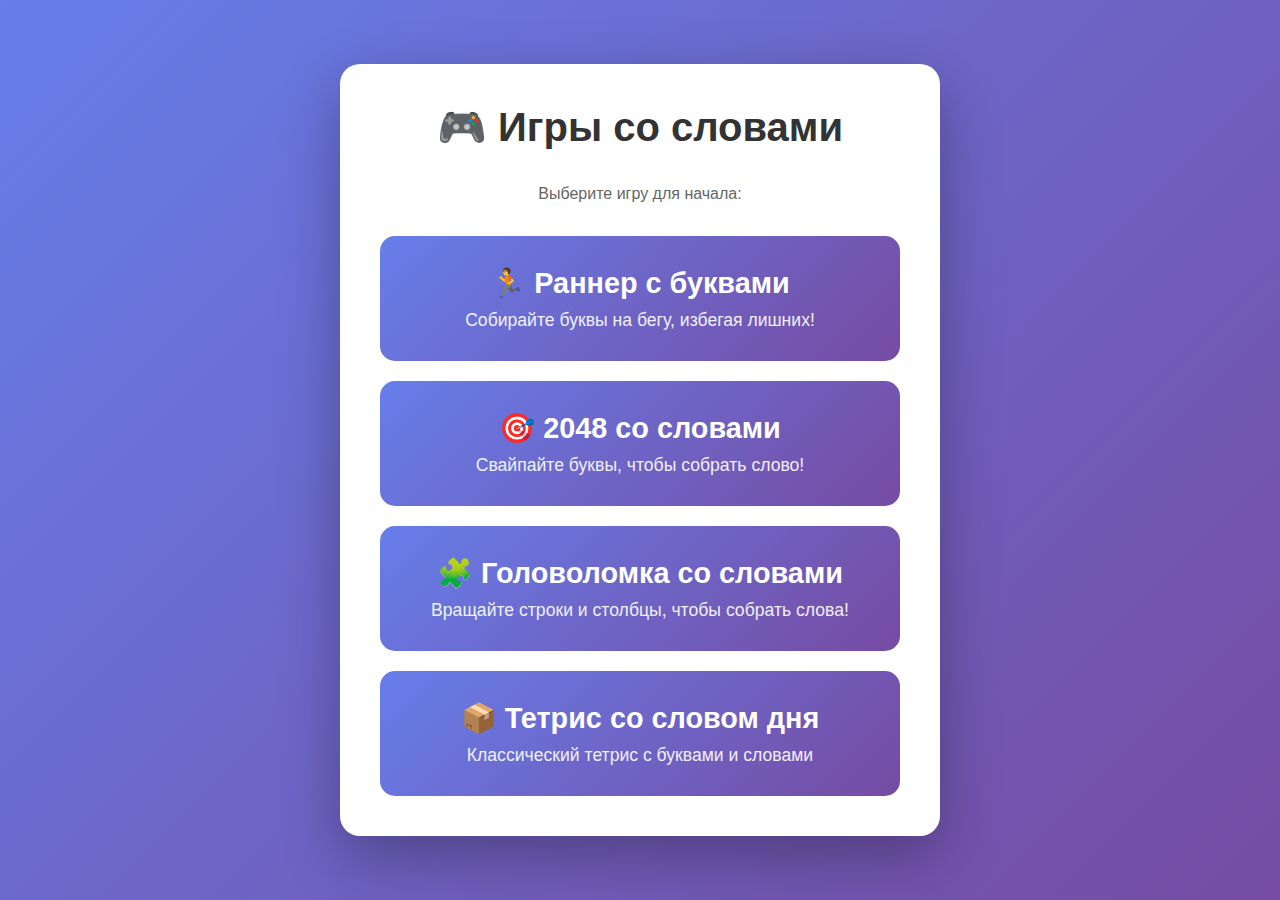
<file: index.html>
<!DOCTYPE html>
<html lang="ru">
<head>
    <meta charset="UTF-8">
    <meta name="viewport" content="width=device-width, initial-scale=1.0">
    <title>Игры со словами</title>
    <style>
        * {
            margin: 0;
            padding: 0;
            box-sizing: border-box;
        }
        
        body {
            font-family: 'Segoe UI', Tahoma, Geneva, Verdana, sans-serif;
            background: linear-gradient(135deg, #667eea 0%, #764ba2 100%);
            min-height: 100vh;
            display: flex;
            justify-content: center;
            align-items: center;
            padding: 20px;
        }
        
        .container {
            background: white;
            border-radius: 20px;
            padding: 40px;
            box-shadow: 0 20px 60px rgba(0, 0, 0, 0.3);
            max-width: 600px;
            width: 100%;
            text-align: center;
        }
        
        h1 {
            color: #333;
            margin-bottom: 30px;
            font-size: 2.5em;
        }
        
        .games-list {
            display: flex;
            flex-direction: column;
            gap: 20px;
            margin-top: 30px;
        }
        
        .game-card {
            background: linear-gradient(135deg, #667eea 0%, #764ba2 100%);
            color: white;
            padding: 30px;
            border-radius: 15px;
            text-decoration: none;
            transition: transform 0.3s, box-shadow 0.3s;
            display: block;
        }
        
        .game-card:hover {
            transform: translateY(-5px);
            box-shadow: 0 10px 30px rgba(0, 0, 0, 0.3);
        }
        
        .game-card h2 {
            margin-bottom: 10px;
            font-size: 1.8em;
        }
        
        .game-card p {
            opacity: 0.9;
            font-size: 1.1em;
        }
        
        .description {
            color: #666;
            margin-bottom: 20px;
            line-height: 1.6;
        }
    </style>
</head>
<body>
    <div class="container">
        <h1>🎮 Игры со словами</h1>
        <p class="description">Выберите игру для начала:</p>
        
        <div class="games-list">
            <a href="wordrunner.html" class="game-card">
                <h2>🏃 Раннер с буквами</h2>
                <p>Собирайте буквы на бегу, избегая лишних!</p>
            </a>
            
            <a href="word2048.html" class="game-card">
                <h2>🎯 2048 со словами</h2>
                <p>Свайпайте буквы, чтобы собрать слово!</p>
            </a>
            
            <a href="puzzle.html" class="game-card">
                <h2>🧩 Головоломка со словами</h2>
                <p>Вращайте строки и столбцы, чтобы собрать слова!</p>
            </a>
            
            <a href="tetris.html" class="game-card">
                <h2>📦 Тетрис со словом дня</h2>
                <p>Классический тетрис с буквами и словами</p>
            </a>
        </div>
    </div>
</body>
</html>
</file>
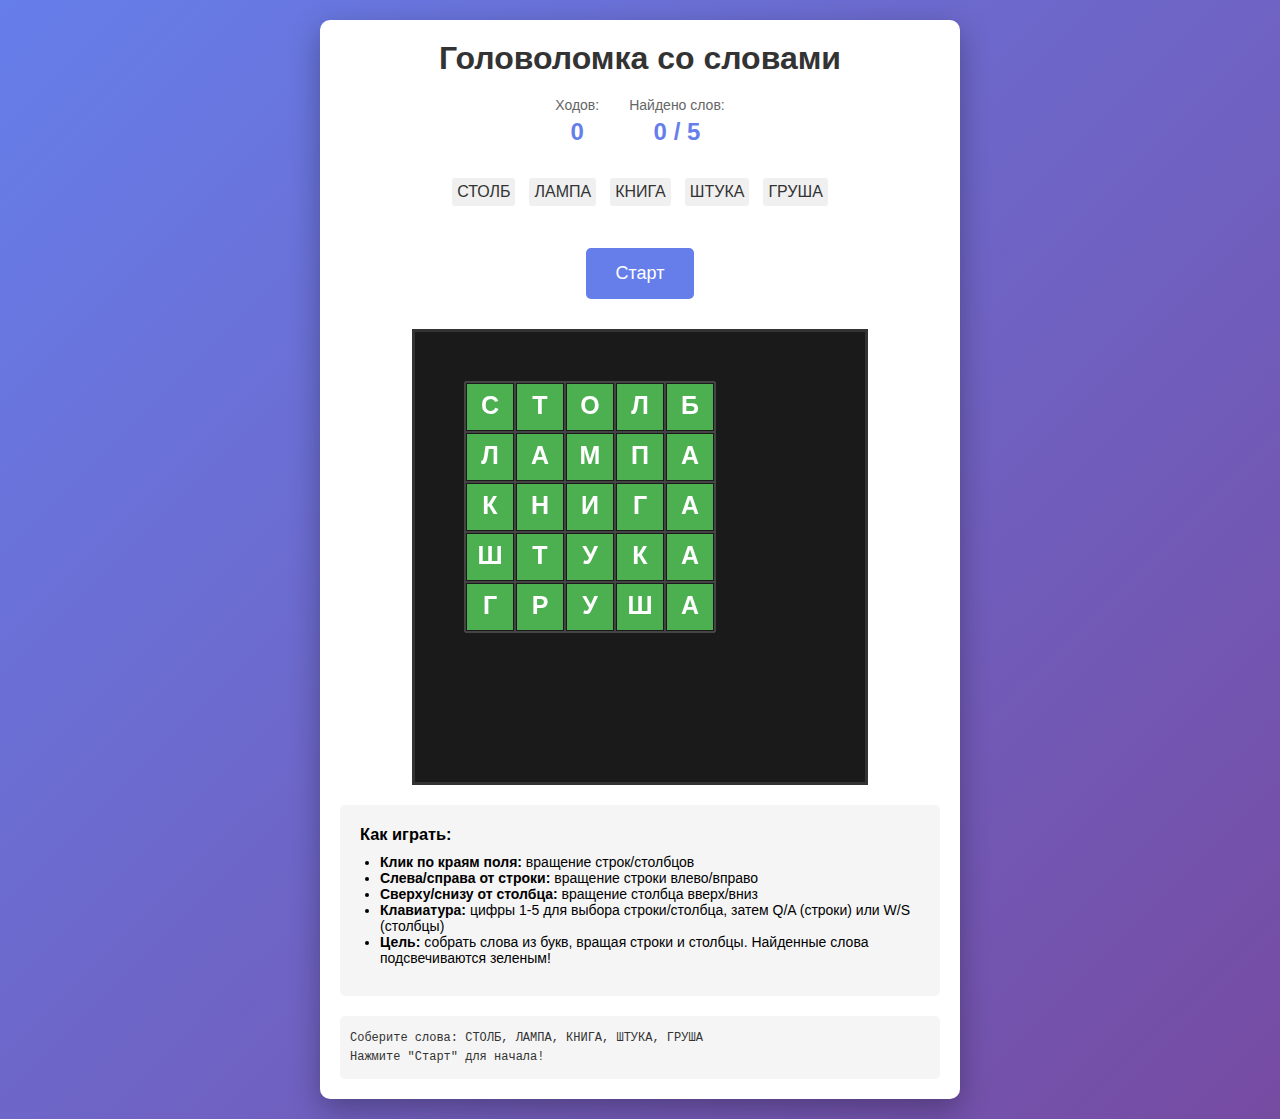
<file: puzzle.html>
<!DOCTYPE html>
<html lang="ru">
<head>
    <meta charset="UTF-8">
    <meta name="viewport" content="width=device-width, initial-scale=1.0">
    <title>Головоломка со словами</title>
    <link rel="stylesheet" href="css/style.css">
    <style>
        .puzzle-container {
            display: flex;
            flex-direction: column;
            align-items: center;
            gap: 20px;
        }
        
        .puzzle-info {
            display: flex;
            gap: 30px;
            font-size: 18px;
        }
        
        .puzzle-info-item {
            display: flex;
            flex-direction: column;
            align-items: center;
        }
        
        .puzzle-info-item label {
            font-size: 14px;
            color: #666;
            margin-bottom: 5px;
        }
        
        .puzzle-info-item span {
            font-size: 24px;
            font-weight: bold;
            color: #667eea;
        }
        
        .instructions {
            max-width: 600px;
            padding: 20px;
            background: #f5f5f5;
            border-radius: 5px;
            font-size: 14px;
        }
        
        .instructions h3 {
            margin-top: 0;
        }
        
        .instructions ul {
            margin: 10px 0;
            padding-left: 20px;
        }
        
        #gameCanvas {
            border: 3px solid #333;
            background: #1a1a1a;
            cursor: pointer;
        }
    </style>
</head>
<body>
    <div class="container">
        <h1>Головоломка со словами</h1>
        <div class="puzzle-container">
            <div class="puzzle-info">
                <div class="puzzle-info-item">
                    <label>Ходов:</label>
                    <span id="moves">0</span>
                </div>
                <div class="puzzle-info-item">
                    <label>Найдено слов:</label>
                    <span id="words-found">0 / 5</span>
                </div>
            </div>
            
            <div id="words-list" style="display: flex; gap: 10px; flex-wrap: wrap; justify-content: center; margin: 10px 0;">
                <!-- Слова будут добавлены динамически -->
            </div>
            
            <div id="start-button-container" style="margin: 10px 0;">
                <button id="start-button" style="padding: 15px 30px; font-size: 18px; background: #667eea; color: white; border: none; border-radius: 5px; cursor: pointer;">
                    Старт
                </button>
            </div>
            
            <canvas id="gameCanvas" width="450" height="450"></canvas>
            
            <div id="win-message" style="display: none; margin-top: 20px; padding: 20px; background: #4CAF50; color: white; border-radius: 5px; text-align: center;">
            </div>
            
            <div class="instructions">
                <h3>Как играть:</h3>
                <ul>
                    <li><strong>Клик по краям поля:</strong> вращение строк/столбцов</li>
                    <li><strong>Слева/справа от строки:</strong> вращение строки влево/вправо</li>
                    <li><strong>Сверху/снизу от столбца:</strong> вращение столбца вверх/вниз</li>
                    <li><strong>Клавиатура:</strong> цифры 1-5 для выбора строки/столбца, затем Q/A (строки) или W/S (столбцы)</li>
                    <li><strong>Цель:</strong> собрать слова из букв, вращая строки и столбцы. Найденные слова подсвечиваются зеленым!</li>
                </ul>
            </div>
        </div>
        <div id="log" class="log-panel"></div>
    </div>
    <script type="module" src="js/puzzle/main.js"></script>
</body>
</html>
</file>
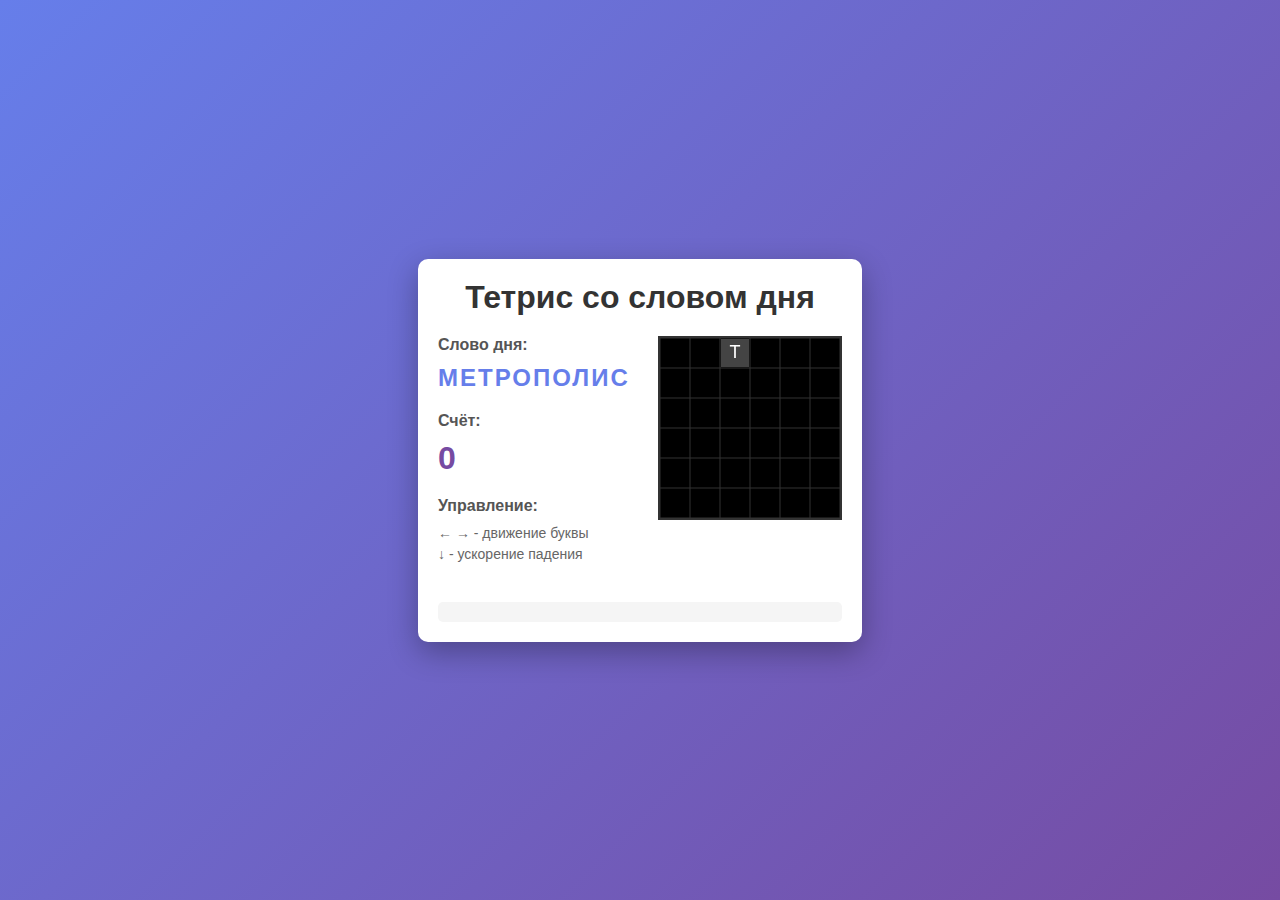
<file: tetris.html>
<!DOCTYPE html>
<html lang="ru">
<head>
    <meta charset="UTF-8">
    <meta name="viewport" content="width=device-width, initial-scale=1.0">
    <title>Тетрис со словом дня</title>
    <link rel="stylesheet" href="css/style.css">
</head>
<body>
    <div class="container">
        <h1>Тетрис со словом дня</h1>
        <div class="game-wrapper">
            <div class="info-panel">
                <div class="info-item">
                    <h3>Слово дня:</h3>
                    <div id="word-of-day" class="word-display"></div>
                </div>
                <div class="info-item">
                    <h3>Счёт:</h3>
                    <div id="score" class="score-display">0</div>
                </div>
                <div class="info-item">
                    <h3>Управление:</h3>
                    <div class="controls">
                        <p>← → - движение буквы</p>
                        <p>↓ - ускорение падения</p>
                    </div>
                </div>
            </div>
            <canvas id="gameCanvas" width="180" height="180"></canvas>
        </div>
        <div id="log" class="log-panel"></div>
    </div>
    <script type="module" src="js/main.js"></script>
</body>
</html>
</file>
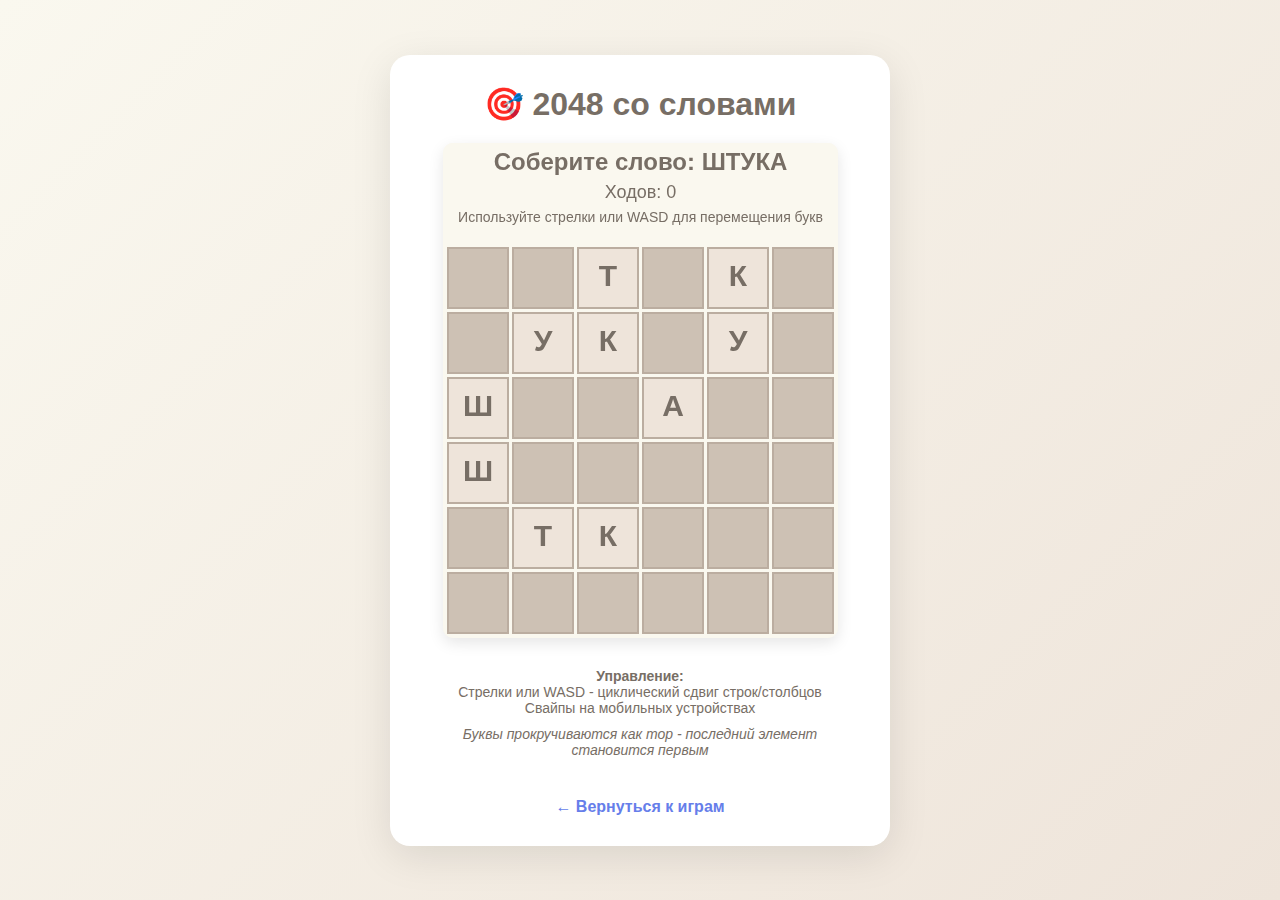
<file: word2048.html>
<!DOCTYPE html>
<html lang="ru">
<head>
    <meta charset="UTF-8">
    <meta name="viewport" content="width=device-width, initial-scale=1.0">
    <title>2048 со словами</title>
    <style>
        * {
            margin: 0;
            padding: 0;
            box-sizing: border-box;
        }
        
        body {
            font-family: 'Segoe UI', Tahoma, Geneva, Verdana, sans-serif;
            background: linear-gradient(135deg, #faf8ef 0%, #eee4da 100%);
            min-height: 100vh;
            display: flex;
            flex-direction: column;
            justify-content: center;
            align-items: center;
            padding: 20px;
        }
        
        .container {
            background: white;
            border-radius: 20px;
            padding: 30px;
            box-shadow: 0 10px 40px rgba(0, 0, 0, 0.1);
            max-width: 500px;
            width: 100%;
        }
        
        h1 {
            text-align: center;
            color: #776e65;
            margin-bottom: 20px;
            font-size: 2em;
        }
        
        .game-wrapper {
            display: flex;
            flex-direction: column;
            align-items: center;
            gap: 20px;
        }
        
        canvas {
            border-radius: 10px;
            box-shadow: 0 5px 15px rgba(0, 0, 0, 0.1);
            background: #faf8ef;
        }
        
        .controls-info {
            text-align: center;
            color: #776e65;
            font-size: 14px;
            margin-top: 10px;
        }
        
        .back-link {
            display: inline-block;
            margin-top: 20px;
            color: #667eea;
            text-decoration: none;
            font-weight: bold;
            transition: color 0.3s;
        }
        
        .back-link:hover {
            color: #764ba2;
        }
    </style>
</head>
<body>
    <div class="container">
        <h1>🎯 2048 со словами</h1>
        <div class="game-wrapper">
            <canvas id="gameCanvas"></canvas>
            <div class="controls-info">
                <p><strong>Управление:</strong></p>
                <p>Стрелки или WASD - циклический сдвиг строк/столбцов</p>
                <p>Свайпы на мобильных устройствах</p>
                <p style="margin-top: 10px; font-style: italic;">Буквы прокручиваются как тор - последний элемент становится первым</p>
            </div>
            <a href="index.html" class="back-link">← Вернуться к играм</a>
        </div>
    </div>
    <script type="module" src="js/word2048/main.js"></script>
</body>
</html>
</file>
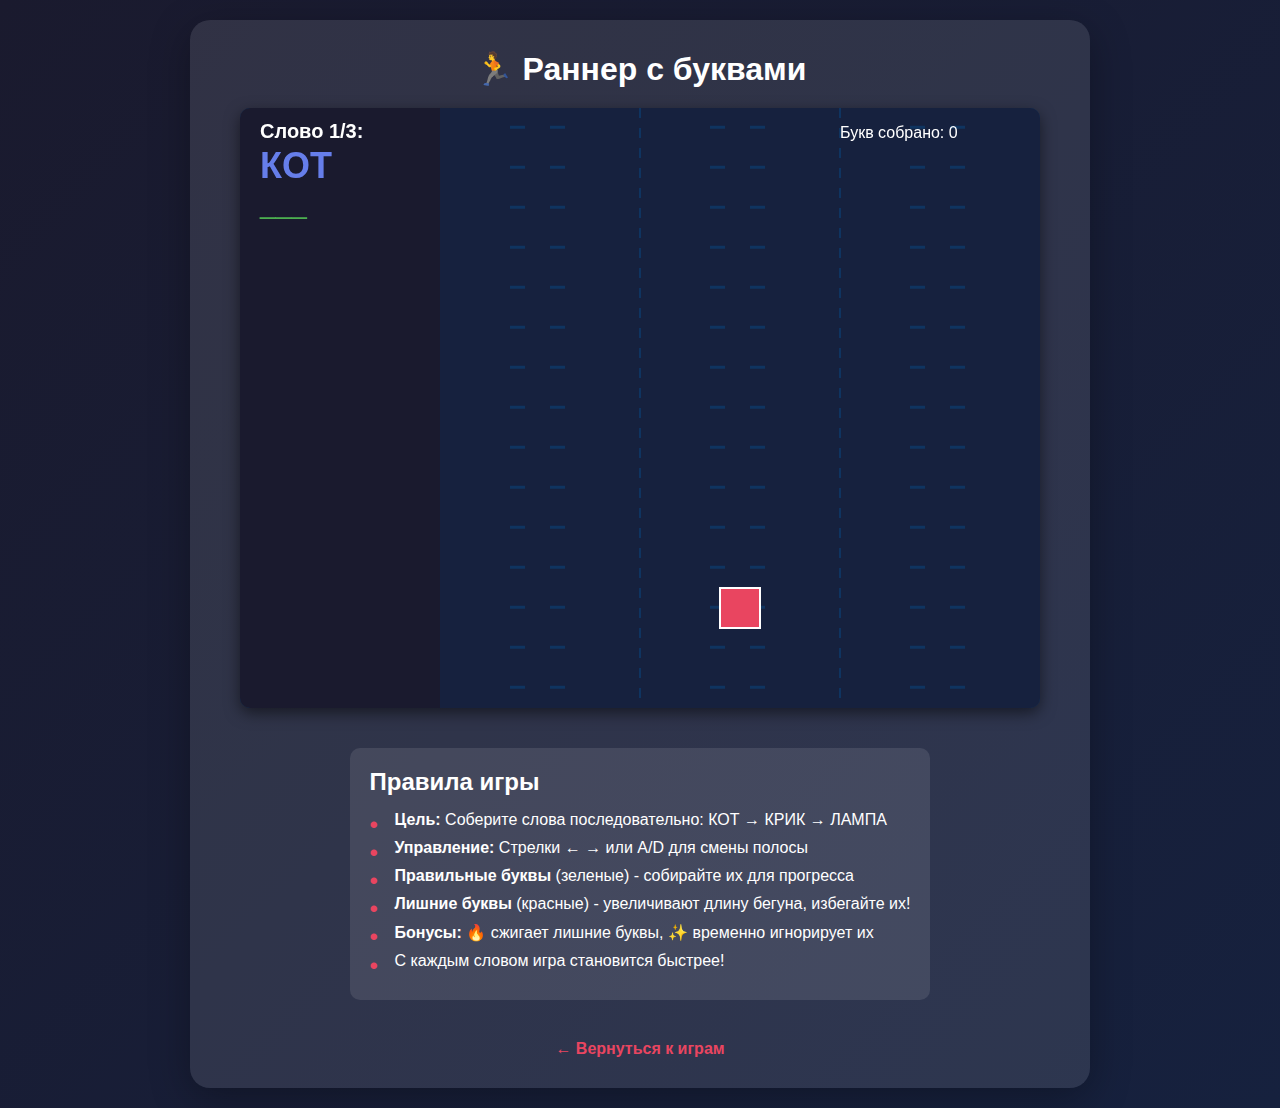
<file: wordrunner.html>
<!DOCTYPE html>
<html lang="ru">
<head>
    <meta charset="UTF-8">
    <meta name="viewport" content="width=device-width, initial-scale=1.0">
    <title>Раннер с буквами</title>
    <style>
        * {
            margin: 0;
            padding: 0;
            box-sizing: border-box;
        }
        
        body {
            font-family: 'Segoe UI', Tahoma, Geneva, Verdana, sans-serif;
            background: linear-gradient(135deg, #1a1a2e 0%, #16213e 100%);
            min-height: 100vh;
            display: flex;
            flex-direction: column;
            justify-content: center;
            align-items: center;
            padding: 20px;
            color: #ffffff;
        }
        
        .container {
            background: rgba(255, 255, 255, 0.1);
            border-radius: 20px;
            padding: 30px;
            box-shadow: 0 10px 40px rgba(0, 0, 0, 0.3);
            max-width: 900px;
            width: 100%;
        }
        
        h1 {
            text-align: center;
            margin-bottom: 20px;
            font-size: 2em;
        }
        
        .game-wrapper {
            display: flex;
            flex-direction: column;
            align-items: center;
            gap: 20px;
        }
        
        canvas {
            border-radius: 10px;
            box-shadow: 0 5px 15px rgba(0, 0, 0, 0.5);
            background: #0f3460;
        }
        
        .instructions {
            background: rgba(255, 255, 255, 0.1);
            border-radius: 10px;
            padding: 20px;
            margin-top: 20px;
        }
        
        .instructions h2 {
            margin-bottom: 15px;
            font-size: 1.5em;
        }
        
        .instructions ul {
            list-style: none;
            padding-left: 0;
        }
        
        .instructions li {
            margin-bottom: 10px;
            padding-left: 25px;
            position: relative;
        }
        
        .instructions li:before {
            content: "•";
            position: absolute;
            left: 0;
            color: #e94560;
            font-size: 1.5em;
        }
        
        .back-link {
            display: inline-block;
            margin-top: 20px;
            color: #e94560;
            text-decoration: none;
            font-weight: bold;
            transition: color 0.3s;
        }
        
        .back-link:hover {
            color: #ff6b9d;
        }
    </style>
</head>
<body>
    <div class="container">
        <h1>🏃 Раннер с буквами</h1>
        <div class="game-wrapper">
            <canvas id="gameCanvas"></canvas>
            
            <div class="instructions">
                <h2>Правила игры</h2>
                <ul>
                    <li><strong>Цель:</strong> Соберите слова последовательно: КОТ → КРИК → ЛАМПА</li>
                    <li><strong>Управление:</strong> Стрелки ← → или A/D для смены полосы</li>
                    <li><strong>Правильные буквы</strong> (зеленые) - собирайте их для прогресса</li>
                    <li><strong>Лишние буквы</strong> (красные) - увеличивают длину бегуна, избегайте их!</li>
                    <li><strong>Бонусы:</strong> 🔥 сжигает лишние буквы, ✨ временно игнорирует их</li>
                    <li>С каждым словом игра становится быстрее!</li>
                </ul>
            </div>
            
            <a href="index.html" class="back-link">← Вернуться к играм</a>
        </div>
    </div>
    <script type="module" src="js/wordrunner/main.js"></script>
</body>
</html>
</file>
<file: css/style.css>
* {
    margin: 0;
    padding: 0;
    box-sizing: border-box;
}

body {
    font-family: Arial, sans-serif;
    background: linear-gradient(135deg, #667eea 0%, #764ba2 100%);
    min-height: 100vh;
    display: flex;
    justify-content: center;
    align-items: center;
    padding: 20px;
}

.container {
    background: white;
    border-radius: 10px;
    padding: 20px;
    box-shadow: 0 10px 30px rgba(0, 0, 0, 0.3);
}

h1 {
    text-align: center;
    color: #333;
    margin-bottom: 20px;
}

.game-wrapper {
    display: flex;
    gap: 20px;
    align-items: flex-start;
}

.info-panel {
    min-width: 200px;
}

.info-item {
    margin-bottom: 20px;
}

.info-item h3 {
    color: #555;
    margin-bottom: 10px;
    font-size: 16px;
}

.word-display {
    font-size: 24px;
    font-weight: bold;
    color: #667eea;
    letter-spacing: 2px;
}

.score-display {
    font-size: 32px;
    font-weight: bold;
    color: #764ba2;
}

.controls {
    font-size: 14px;
    color: #666;
}

.controls p {
    margin: 5px 0;
}

#gameCanvas {
    border: 2px solid #333;
    background: #000;
    display: block;
}

.log-panel {
    margin-top: 20px;
    padding: 10px;
    background: #f5f5f5;
    border-radius: 5px;
    max-height: 150px;
    overflow-y: auto;
    font-size: 12px;
    font-family: monospace;
}

.log-panel p {
    margin: 5px 0;
    color: #333;
}
</file>
